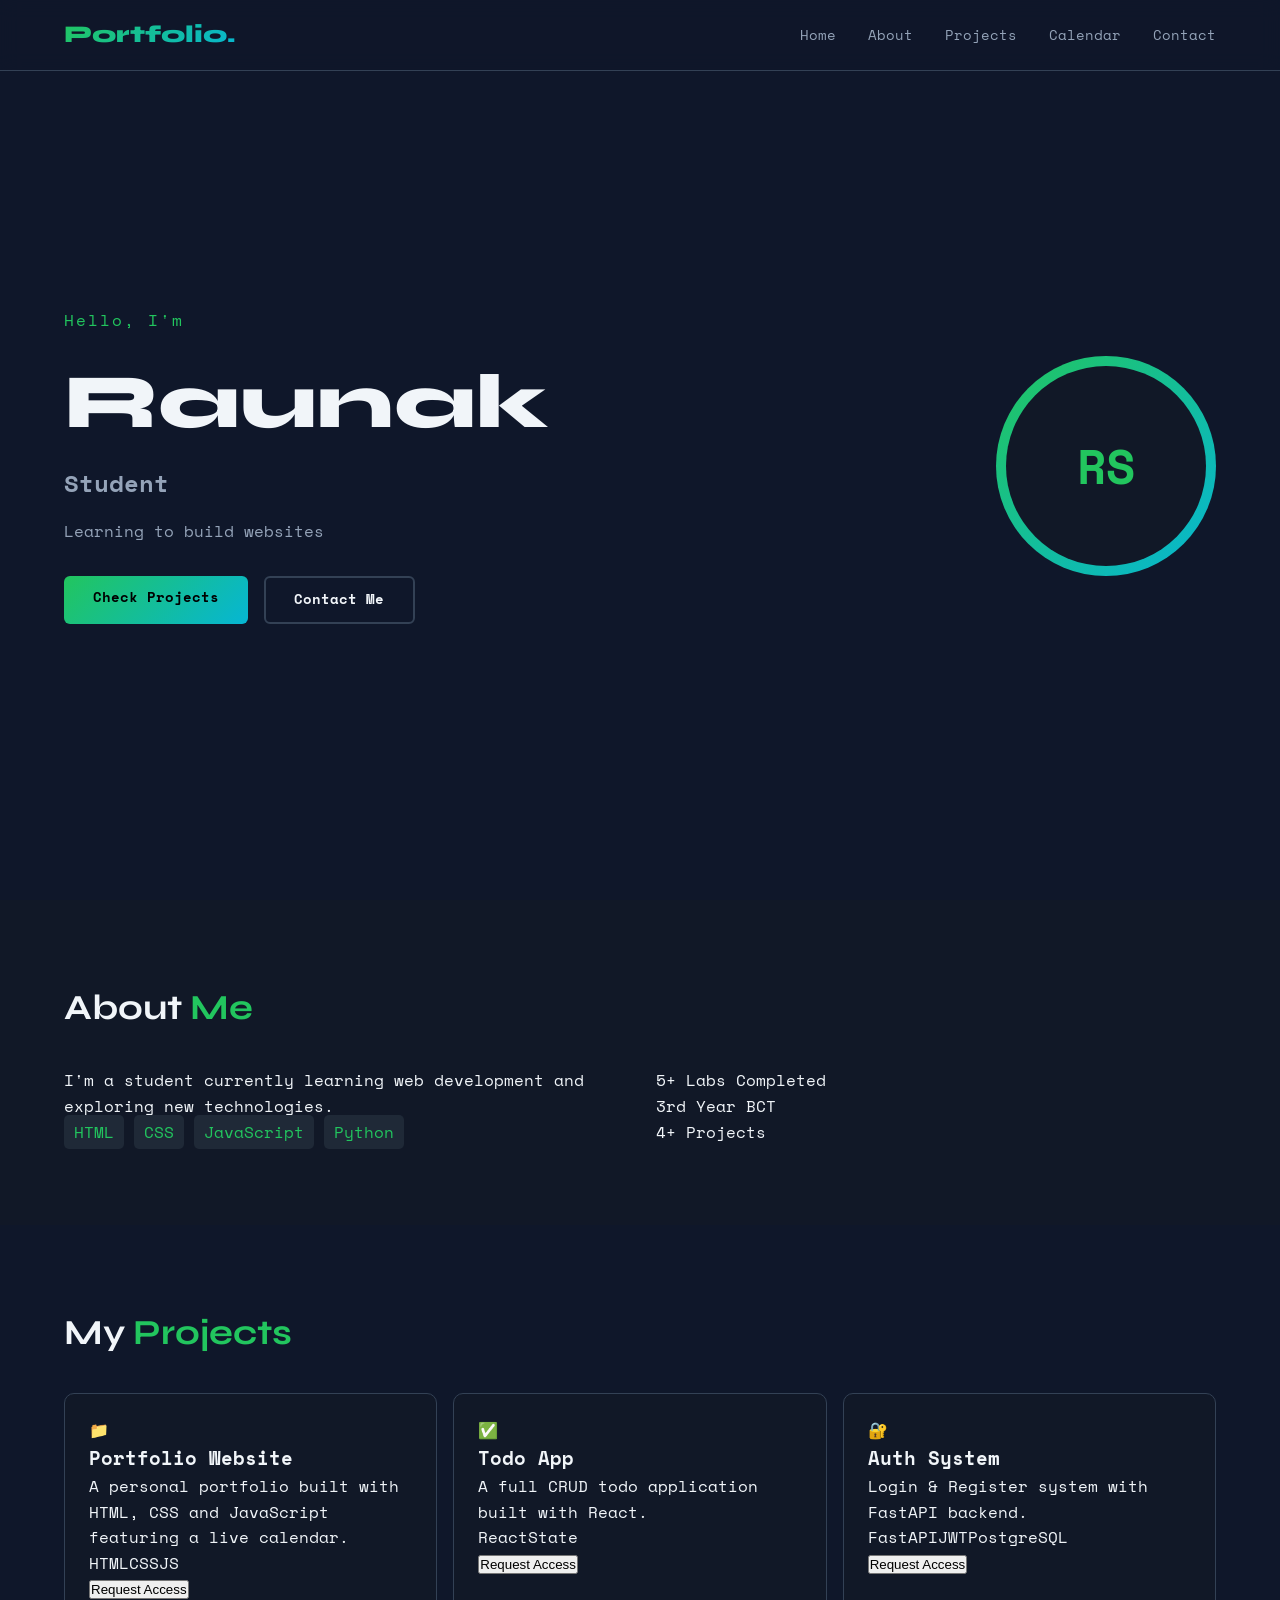
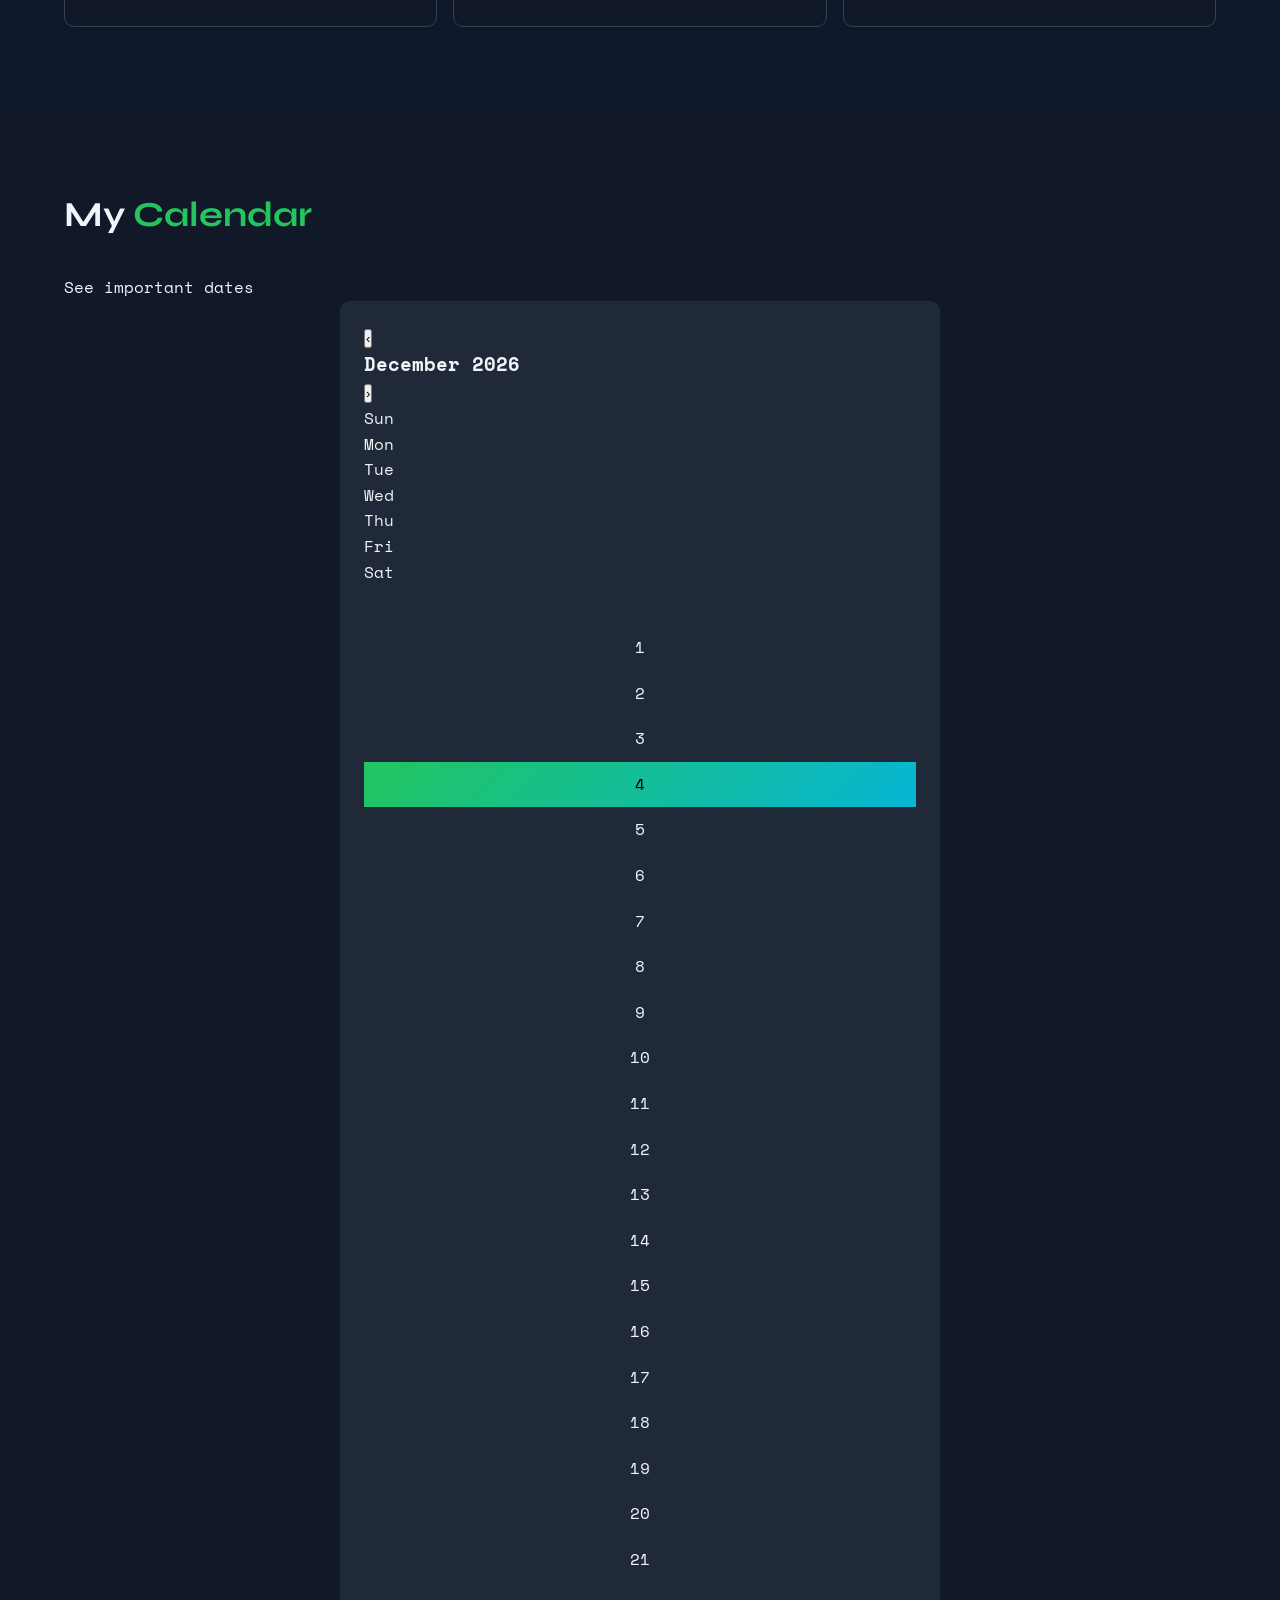
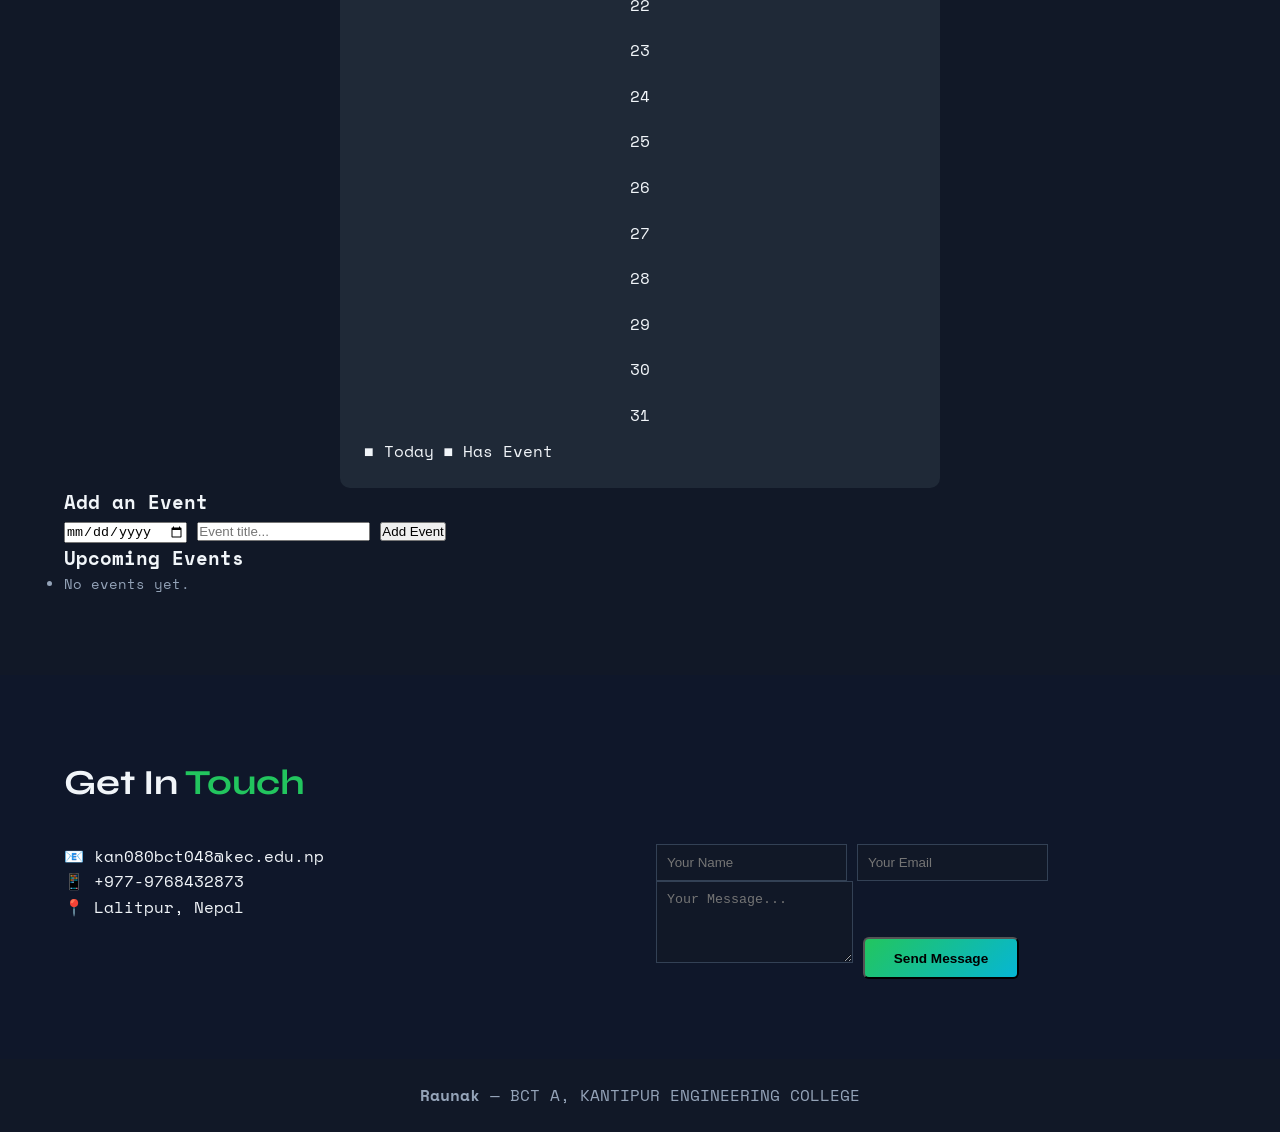
<file: MyPortfolio/index.html>
<!DOCTYPE html>
<html lang="en">
<head>
  <meta charset="UTF-8" />
  <meta name="viewport" content="width=device-width, initial-scale=1.0"/>
  <title>My Portfolio</title>

  <!-- Fonts -->
  <link href="https://fonts.googleapis.com/css2?family=Space+Mono:wght@400;700&family=Syne:wght@400;600;800&display=swap" rel="stylesheet"/>

  <!-- CSS -->
  <link rel="stylesheet" href="style.css"/>
</head>
<body>

  <!-- NAVBAR -->
  <nav class="navbar">
    <div class="logo">Portfolio.</div>
    <ul class="nav-links">
      <li><a href="#home">Home</a></li>
      <li><a href="#about">About</a></li>
      <li><a href="#projects">Projects</a></li>
      <li><a href="#calendar">Calendar</a></li>
      <li><a href="#contact">Contact</a></li>
    </ul>
  </nav>

  <!-- HERO -->
  <section id="home" class="hero">
    <div class="hero-content">
      <p class="greeting">Hello, I'm</p>
      <h1 class="hero-name">Raunak</h1>
      <h2 class="hero-role">Student</h2>
      <p class="hero-desc">Learning to build websites</p>

      <div class="hero-btns">
        <a href="#projects" class="btn btn-primary">Check Projects</a>
        <a href="#contact" class="btn btn-outline">Contact Me</a>
      </div>
    </div>

    <div class="hero-image">
      <div class="avatar-ring">
        <div class="avatar">RS</div>
      </div>
    </div>
  </section>

  <!-- ABOUT -->
  <section id="about" class="about">
    <h2 class="section-title">About <span>Me</span></h2>

    <div class="about-grid">
      <div class="about-text">
        <p>I'm a student currently learning web development and exploring new technologies.</p>

        <div class="skills-list">
          <span class="skill-tag">HTML</span>
          <span class="skill-tag">CSS</span>
          <span class="skill-tag">JavaScript</span>
          <span class="skill-tag">Python</span>
        </div>
      </div>

      <div class="about-stats">
        <div class="stat-card">
          <span class="stat-num">5+</span>
          <span class="stat-label">Labs Completed</span>
        </div>

        <div class="stat-card">
          <span class="stat-num">3rd</span>
          <span class="stat-label">Year BCT</span>
        </div>

        <div class="stat-card">
          <span class="stat-num">4+</span>
          <span class="stat-label">Projects</span>
        </div>
      </div>
    </div>
  </section>

  <!-- PROJECTS -->
  <section id="projects" class="projects">
    <h2 class="section-title">My <span>Projects</span></h2>

    <div class="projects-grid">

      <div class="project-card">
        <div class="project-icon">📁</div>
        <h3>Portfolio Website</h3>
        <p>A personal portfolio built with HTML, CSS and JavaScript featuring a live calendar.</p>
        <div class="project-tags">
          <span>HTML</span><span>CSS</span><span>JS</span>
        </div>
        <button class="project-link">Request Access</button>
      </div>

      <div class="project-card">
        <div class="project-icon">✅</div>
        <h3>Todo App</h3>
        <p>A full CRUD todo application built with React.</p>
        <div class="project-tags">
          <span>React</span><span>State</span>
        </div>
        <button class="project-link">Request Access</button>
      </div>

      <div class="project-card">
        <div class="project-icon">🔐</div>
        <h3>Auth System</h3>
        <p>Login & Register system with FastAPI backend.</p>
        <div class="project-tags">
          <span>FastAPI</span><span>JWT</span><span>PostgreSQL</span>
        </div>
        <button class="project-link">Request Access</button>
      </div>

    </div>
  </section>

  <!-- CALENDAR -->
  <section id="calendar" class="calendar-section">
    <h2 class="section-title">My <span>Calendar</span></h2>
    <p class="calendar-subtitle">See important dates</p>

    <div class="calendar-wrapper">
      <div class="calendar-header">
        <button id="prevBtn" class="cal-nav">&#8249;</button>
        <h3 id="monthYear">Month Year</h3>
        <button id="nextBtn" class="cal-nav">&#8250;</button>
      </div>

      <div class="calendar-grid">
        <div class="day-header">Sun</div>
        <div class="day-header">Mon</div>
        <div class="day-header">Tue</div>
        <div class="day-header">Wed</div>
        <div class="day-header">Thu</div>
        <div class="day-header">Fri</div>
        <div class="day-header">Sat</div>
      </div>

      <div class="calendar-days" id="calendarDays"></div>

      <div class="calendar-legend">
        <span class="legend-today">■ Today</span>
        <span class="legend-event">■ Has Event</span>
      </div>
    </div>

    <!-- EVENT FORM -->
    <div class="event-form">
      <h3>Add an Event</h3>
      <input type="date" id="eventDate" required />
      <input type="text" id="eventName" placeholder="Event title..." required />
      <button onclick="addEvent()">Add Event</button>
    </div>

    <!-- EVENT LIST -->
    <div class="event-list" id="eventList">
      <h3>Upcoming Events</h3>
      <ul id="eventItems"></ul>
    </div>
  </section>

  <!-- CONTACT -->
  <section id="contact" class="contact">
    <h2 class="section-title">Get In <span>Touch</span></h2>

    <div class="contact-grid">
      <div class="contact-info">
        <div class="contact-item">📧 <span>kan080bct048@kec.edu.np</span></div>
        <div class="contact-item">📱 <span>+977-9768432873</span></div>
        <div class="contact-item">📍 <span>Lalitpur, Nepal</span></div>
      </div>

      <form class="contact-form" onsubmit="handleContact(event)">
        <input type="text" placeholder="Your Name" required />
        <input type="email" placeholder="Your Email" required />
        <textarea placeholder="Your Message..." rows="4" required></textarea>
        <button type="submit" class="btn btn-primary">Send Message</button>
      </form>
    </div>
  </section>

  <!-- FOOTER -->
  <footer class="footer">
    <p><strong>Raunak</strong> — BCT A, KANTIPUR ENGINEERING COLLEGE</p>
  </footer>

  <!-- JS -->
  <script src="script.js"></script>
</body>
</html>
</file>
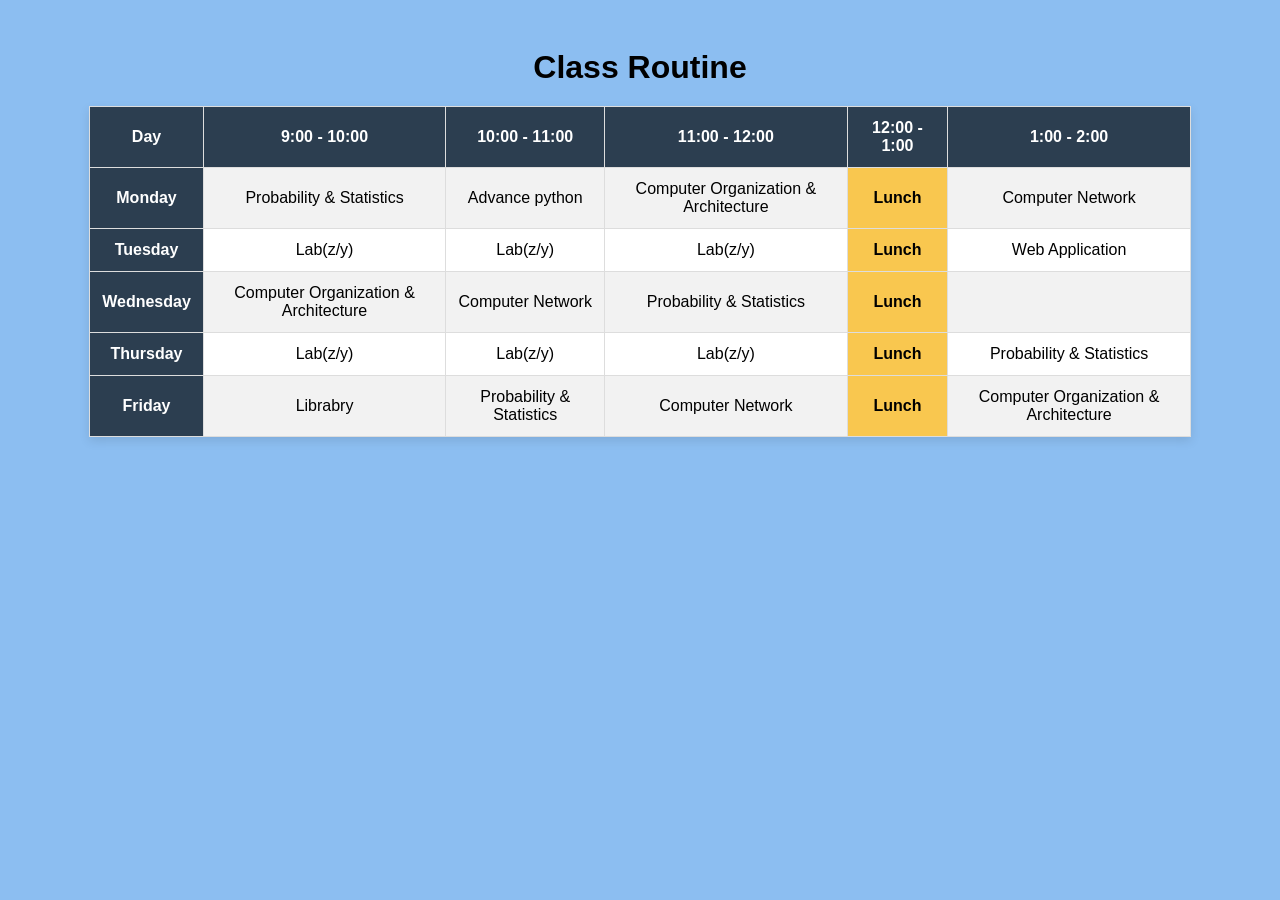
<file: routine.html/rou.html>
<!DOCTYPE html>
<html lang="en">
<head>
    <meta charset="UTF-8">
    <title>New Class Routine (III/I)</title>
    <style>
        body {
            font-family: Arial, sans-serif;
            background: #8cbef1;
            padding: 20px;
        }

        h1 {
            text-align: center;
            margin-bottom: 20px;
        }

        table {
            width: 90%;
            margin: auto;
            border-collapse: collapse;
            background: white;
            box-shadow: 0 4px 10px rgba(0,0,0,0.1);
        }

        th, td {
            border: 1px solid #ddd;
            padding: 12px;
            text-align: center;
        }

        th {
            background-color: #2c3e50;
            color: white;
        }

        tr:nth-child(even) {
            background-color: #f2f2f2;
        }

        .break {
            background-color: #f9c74f;
            font-weight: bold;
        }

        .subject {
            font-weight: 500;
        }
    </style>
</head>
<body>

<h1>Class Routine</h1>

<table>
    <tr>
        <th>Day</th>
        <th>9:00 - 10:00</th>
        <th>10:00 - 11:00</th>
        <th>11:00 - 12:00</th>
        <th>12:00 - 1:00</th>
        <th>1:00 - 2:00</th>
    </tr>

    <tr>
        <th>Monday</th>
        <td class="subject">Probability & Statistics</td>
        <td class="subject">Advance python</td>
        <td class="subject">Computer Organization & Architecture</td>
        <td class="break">Lunch</td>
        <td class="subject">Computer Network</td>
    </tr>

    <tr>
        <th>Tuesday</th>
        <td class="subject">Lab(z/y)</td>
        <td class="subject">Lab(z/y)</td>
        <td class="subject">Lab(z/y)</td>
        <td class="break">Lunch</td>
        <td class="subject">Web Application</td>
    </tr>

    <tr>
        <th>Wednesday</th>
        <td class="subject">Computer Organization & Architecture</td>
        <td class="subject">Computer Network</td>
        <td class="subject">Probability & Statistics</td>
        <td class="break">Lunch</td>
        <td class="subject"></td>
    </tr>

    <tr>
        <th>Thursday</th>
        <td class="subject">Lab(z/y)</td>
        <td class="subject">Lab(z/y)</td>
        <td class="subject">Lab(z/y)</td>
        <td class="break">Lunch</td>
        <td class="subject">Probability & Statistics</td>
    </tr>

    <tr>
        <th>Friday</th>
        <td class="subject">Librabry</td>
        <td class="subject">Probability & Statistics</td>
        <td class="subject">Computer Network</td>
        <td class="break">Lunch</td>
        <td class="subject">Computer Organization & Architecture</td>
    </tr>
</table>

</body>
</html>
</file>
<file: MyPortfolio/style.css>
/* ===== RESET ===== */
*, *::before, *::after {
  margin: 0;
  padding: 0;
  box-sizing: border-box;
}

/* ===== VARIABLES ===== */
:root {
  --bg: #0f172a;
  --surface: #111827;
  --surface2: #1f2937;
  --accent: #22c55e;
  --accent2: #06b6d4;
  --text: #f1f5f9;
  --muted: #94a3b8;
  --border: #334155;

  --font-head: 'Syne', sans-serif;
  --font-mono: 'Space Mono', monospace;
}

html { scroll-behavior: smooth; }

body {
  background: var(--bg);
  color: var(--text);
  font-family: var(--font-mono);
  line-height: 1.6;
}

/* ===== NAVBAR ===== */
.navbar {
  position: fixed;
  top: 0; left: 0; right: 0;
  z-index: 100;
  display: flex;
  justify-content: space-between;
  align-items: center;
  padding: 1rem 4rem;
  background: rgba(15, 23, 42, 0.8);
  backdrop-filter: blur(10px);
  border-bottom: 1px solid var(--border);
}

.logo {
  font-family: var(--font-head);
  font-size: 1.5rem;
  font-weight: 800;
  background: linear-gradient(135deg, var(--accent), var(--accent2));
  -webkit-background-clip: text;
  -webkit-text-fill-color: transparent;
}

.nav-links {
  list-style: none;
  display: flex;
  gap: 2rem;
}

.nav-links a {
  color: var(--muted);
  text-decoration: none;
  font-size: 0.85rem;
}

.nav-links a:hover {
  color: var(--accent);
}

/* ===== HERO ===== */
.hero {
  min-height: 100vh;
  display: flex;
  align-items: center;
  justify-content: space-between;
  padding: 6rem 4rem 4rem;
}

.greeting {
  color: var(--accent);
  letter-spacing: 2px;
  margin-bottom: 0.5rem;
}

.hero-name {
  font-family: var(--font-head);
  font-size: clamp(2.5rem, 6vw, 5rem);
  font-weight: 800;
}

.hero-role {
  color: var(--muted);
  margin-bottom: 1rem;
}

.hero-desc {
  color: var(--muted);
  max-width: 500px;
  margin-bottom: 2rem;
}

.hero-btns {
  display: flex;
  gap: 1rem;
}

/* ===== BUTTONS ===== */
.btn {
  padding: 0.7rem 1.8rem;
  border-radius: 6px;
  font-size: 0.85rem;
  font-weight: bold;
  cursor: pointer;
  text-decoration: none;
}

.btn-primary {
  background: linear-gradient(135deg, var(--accent), var(--accent2));
  color: black;
}

.btn-primary:hover {
  opacity: 0.8;
}

.btn-outline {
  border: 2px solid var(--border);
  color: var(--text);
}

.btn-outline:hover {
  background: var(--accent);
  color: black;
}

/* ===== AVATAR ===== */
.avatar-ring {
  width: 220px;
  height: 220px;
  border-radius: 50%;
  background: linear-gradient(135deg, var(--accent), var(--accent2));
  display: flex;
  align-items: center;
  justify-content: center;
  animation: float 4s ease-in-out infinite;
}

.avatar {
  width: 200px;
  height: 200px;
  border-radius: 50%;
  background: var(--surface);
  display: flex;
  align-items: center;
  justify-content: center;
  font-size: 3rem;
  font-weight: 800;
  color: var(--accent);
}

/* ===== ANIMATION ===== */
@keyframes float {
  0%, 100% { transform: translateY(0); }
  50% { transform: translateY(-10px); }
}

/* ===== SECTIONS ===== */
section {
  padding: 5rem 4rem;
}

.section-title {
  font-family: var(--font-head);
  font-size: 2.2rem;
  margin-bottom: 2rem;
}

.section-title span {
  color: var(--accent);
}

/* ===== ABOUT ===== */
.about {
  background: var(--surface);
}

.about-grid {
  display: grid;
  grid-template-columns: 1fr 1fr;
  gap: 2rem;
}

.skill-tag {
  background: var(--surface2);
  padding: 5px 10px;
  border-radius: 5px;
  color: var(--accent);
}

/* ===== PROJECTS ===== */
.projects-grid {
  display: grid;
  grid-template-columns: repeat(auto-fit, minmax(250px, 1fr));
  gap: 1rem;
}

.project-card {
  background: var(--surface);
  padding: 1.5rem;
  border-radius: 10px;
  border: 1px solid var(--border);
}

.project-card:hover {
  transform: translateY(-6px);
  box-shadow: 0 10px 25px rgba(34, 197, 94, 0.2);
}

/* ===== CALENDAR ===== */
.calendar-section {
  background: var(--surface);
}

.calendar-wrapper {
  background: var(--surface2);
  padding: 1.5rem;
  border-radius: 10px;
  max-width: 600px;
  margin: auto;
}

.calendar-day {
  padding: 10px;
  text-align: center;
}

.calendar-day.today {
  background: linear-gradient(135deg, var(--accent), var(--accent2));
  color: black;
}

/* ===== CONTACT ===== */
.contact-grid {
  display: grid;
  grid-template-columns: 1fr 1fr;
  gap: 2rem;
}

.contact-form input,
.contact-form textarea {
  background: var(--surface);
  border: 1px solid var(--border);
  color: var(--text);
  padding: 10px;
}

/* ===== FOOTER ===== */
.footer {
  background: var(--surface);
  text-align: center;
  padding: 1.5rem;
  color: var(--muted);
}

/* ===== RESPONSIVE ===== */
@media (max-width: 768px) {
  .hero {
    flex-direction: column;
    text-align: center;
  }

  .about-grid,
  .contact-grid {
    grid-template-columns: 1fr;
  }
}
</file>
